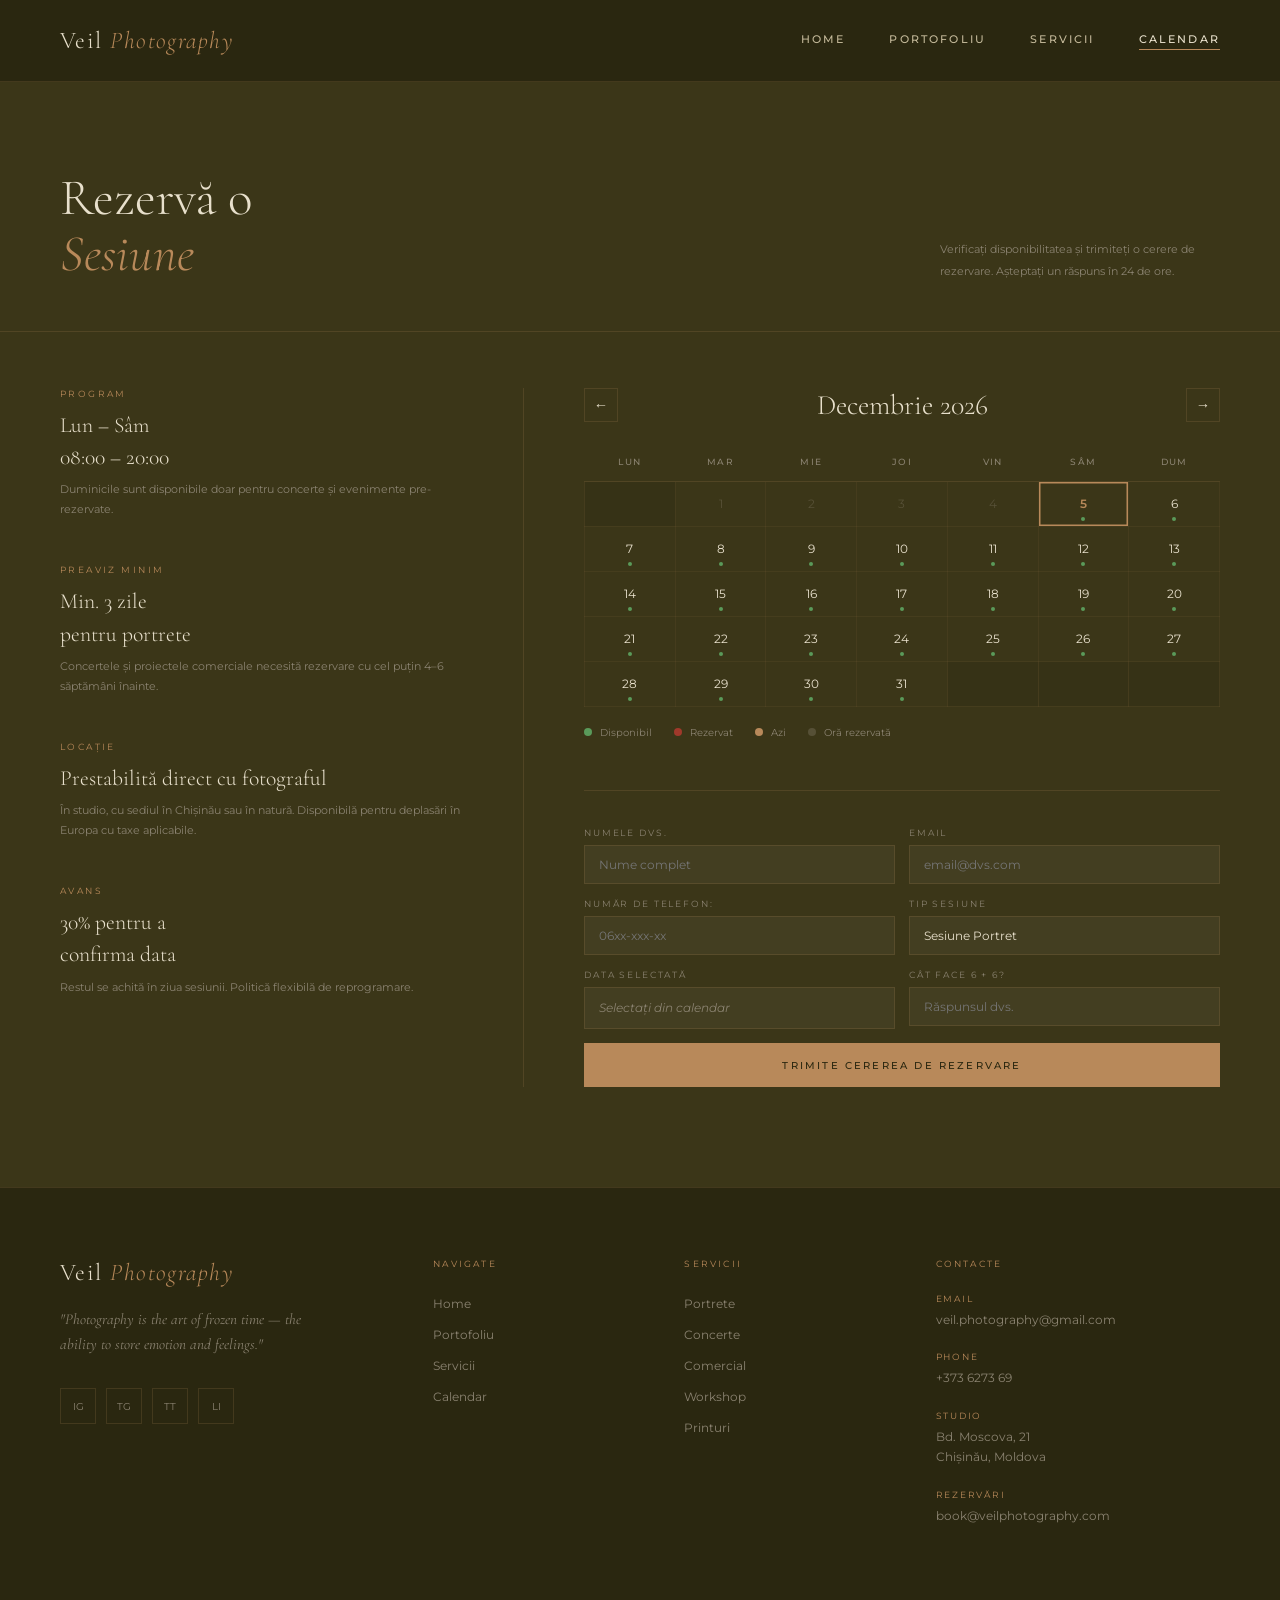
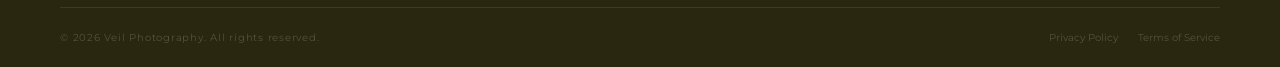
<file: Rezervari.html>
<!DOCTYPE html>
<html lang="ro">
<head>
<meta charset="UTF-8">
<meta name="viewport" content="width=device-width, initial-scale=1.0">
<title>Veil Photography</title>
<link rel="preconnect" href="https://fonts.googleapis.com">
<link href="https://fonts.googleapis.com/css2?family=Cormorant+Garamond:ital,wght@0,300;0,400;1,300;1,400&family=Montserrat:wght@300;400;500&display=swap" rel="stylesheet">
<link rel="stylesheet" href="stil.css">
<style id="cal-dynamic-css"></style>
</head>
<body>
<header>
  <a href="index.html" class="logo">Veil <em>Photography</em></a>
  <nav>
    <a href="index.html">Home</a>
    <a href="Portofoliu.html">Portofoliu</a>
    <a href="Servicii.html">Servicii</a>
    <a href="Rezervari.html">Calendar</a>
  </nav>
</header>
<main style="padding-top:98px; background:var(--bg-dark); min-height:100vh; padding-bottom:100px;">
  <div class="sectiune-antet">
    <h2 class="sectiune-titlu">Rezervă o<br><em>Sesiune</em></h2>
    <p class="sectiune-descriere">Verificați disponibilitatea și trimiteți o cerere de rezervare. Așteptați un răspuns în 24 de ore.</p>
  </div>
  <div class="orar-layout">

    <div class="orar-info">
      <div class="info-bloc">
        <p class="info-eticheta">Program</p>
        <p class="info-valoare">Lun – Sâm<br>08:00 – 20:00</p>
        <p class="info-sub">Duminicile sunt disponibile doar pentru concerte și evenimente pre-rezervate.</p>
      </div>
      <div class="info-bloc">
        <p class="info-eticheta">Preaviz Minim</p>
        <p class="info-valoare">Min. 3 zile<br>pentru portrete</p>
        <p class="info-sub">Concertele și proiectele comerciale necesită rezervare cu cel puțin 4–6 săptămâni înainte.</p>
      </div>
      <div class="info-bloc">
        <p class="info-eticheta">Locație</p>
        <p class="info-valoare">Prestabilită direct cu fotograful</p>
        <p class="info-sub">În studio, cu sediul în Chișinău sau în natură. Disponibilă pentru deplasări în Europa cu taxe aplicabile.</p>
      </div>
      <div class="info-bloc">
        <p class="info-eticheta">Avans</p>
        <p class="info-valoare">30% pentru a<br>confirma data</p>
        <p class="info-sub">Restul se achită în ziua sesiunii. Politică flexibilă de reprogramare.</p>
      </div>
    </div>

    <div class="calendar-arie">
      <div class="cal-antet">
        <button id="cal-prev" class="cal-nav-btn" aria-label="Luna anterioară">&#8592;</button>
        <span id="cal-month-label" class="cal-luna">Aprilie 2026</span>
        <button id="cal-next" class="cal-nav-btn" aria-label="Luna următoare">&#8594;</button>
      </div>

      <div id="cal-radios"></div>

      <table class="cal-table">
        <thead>
          <tr>
            <th>Lun</th><th>Mar</th><th>Mie</th>
            <th>Joi</th><th>Vin</th><th>Sâm</th><th>Dum</th>
          </tr>
        </thead>
        <tbody id="cal-body"></tbody>
      </table>

      <div class="cal-legenda">
        <div class="legenda-text"><div class="legenda-cerc" style="background:#5a9a5a"></div>Disponibil</div>
        <div class="legenda-text"><div class="legenda-cerc" style="background:#a0392b"></div>Rezervat</div>
        <div class="legenda-text"><div class="legenda-cerc" style="background:var(--auriu)"></div>Azi</div>
        <div class="legenda-text"><div class="legenda-cerc" style="background:rgba(138,130,112,0.35)"></div>Oră rezervată</div>
      </div>

      <p class="eticheta-ore" id="eticheta-ore" style="display:none">Selectați ora preferată</p>
      <div class="grila-ore" id="grila-ore"></div>

      <div class="formular-rezervare">
        <form id="formular-rezervare">
          <div class="formular-rand">
            <div class="camp-formular">
              <label for="nameInput">Numele Dvs.</label>
              <input type="text" id="nameInput" name="Nume" placeholder="Nume complet" required minlength="3">
            </div>
            <div class="camp-formular">
              <label for="emailInput">Email</label>
              <input type="email" id="emailInput" name="Email" placeholder="email@dvs.com" required>
            </div>
          </div>
          <div class="formular-rand">
            <div class="camp-formular">
              <label for="telefon">Număr de telefon:</label>
              <input type="tel" id="telefon" name="telefon" placeholder="06xx-xxx-xx" pattern="0[0-9]{8}">
            </div>
            <div class="camp-formular">
              <label for="tipSesiune">Tip Sesiune</label>
              <select id="tipSesiune" name="Serviciu">
                <option>Sesiune Portret</option>
                <option>Concerte</option>
                <option>Comercial</option>
                <option>Workshop</option>
                <option>Printuri</option>
                <option>Povești de Familie</option>
              </select>
            </div>
          </div>

          <input type="hidden" id="dateInput" name="Data">
          <input type="hidden" id="oraInput"  name="Ora">
          <input type="text" id="hp" name="hp" style="display:none" tabindex="-1" autocomplete="off">

          <div class="formular-rand">
            <div class="camp-formular">
              <label>Data Selectată</label>
              <div class="afisare-data">
                <span id="date-display-val" style="color:var(--gri-cald);font-style:italic">Selectați din calendar</span>
              </div>
            </div>
            <div class="camp-formular">
              <label id="captcha-intrebare"></label>
              <input type="number" id="captcha-raspuns" placeholder="Răspunsul dvs." required>
            </div>
          </div>

          <button type="submit" id="btn-rezerva" class="btn-book">Trimite Cererea de Rezervare</button>
        </form>

        <div id="notificare" class="notificare"></div>
      </div>
    </div>
  </div>
</main>

<footer>
  <div class="footer-main">
    <div class="footer-brand-col">
      <a href="index.html" class="logo">Veil <em>Photography</em></a>
      <p class="footer-tagline">"Photography is the art of frozen time — the ability to store emotion and feelings."</p>
      <div class="social-links">
        <a href="https://www.instagram.com/captured.by.ilina?igsh=aWZvdzh3cGI1YTNm" class="social-link">IG</a>
        <a href="#" class="social-link">TG</a>
        <a href="#" class="social-link">TT</a>
        <a href="#" class="social-link">LI</a>
      </div>
    </div>
    <div>
      <p class="footer-col-title">Navigate</p>
      <ul class="footer-links">
        <li><a href="index.html">Home</a></li>
        <li><a href="Portofoliu.html">Portofoliu</a></li>
        <li><a href="Servicii.html">Servicii</a></li>
        <li><a href="Rezervari.html">Calendar</a></li>
      </ul>
    </div>
    <div>
      <p class="footer-col-title">Servicii</p>
      <ul class="footer-links">
        <li><a href="Servicii.html">Portrete</a></li>
        <li><a href="Servicii.html">Concerte</a></li>
        <li><a href="Servicii.html">Comercial</a></li>
        <li><a href="Servicii.html">Workshop</a></li>
        <li><a href="Servicii.html">Printuri</a></li>
      </ul>
    </div>
    <div>
      <p class="footer-col-title">Contacte</p>
      <div class="contact-bloc"><small>Email</small><span>veil.photography@gmail.com</span></div>
      <div class="contact-bloc"><small>Phone</small><span>+373 6273 69</span></div>
      <div class="contact-bloc"><small>Studio</small><span>Bd. Moscova, 21<br>Chișinău, Moldova</span></div>
      <div class="contact-bloc"><small>Rezervări</small><span>book@veilphotography.com</span></div>
    </div>
  </div>
  <div class="footer-bottom">
    <p class="footer-copie">© 2026 Veil Photography. All rights reserved.</p>
    <div class="footer-legal"><a href="#">Privacy Policy</a><a href="#">Terms of Service</a></div>
  </div>
</footer>

<div id="admin-rez-overlay"></div>
<div id="admin-rez-panel">
  <p class="admin-titlu">Admin — Rezervări</p>

  <div id="admin-rez-login">
    <input id="admin-rez-parola" class="admin-input" type="password" placeholder="Parolă">
    <button class="admin-btn-principal" onclick="adminRezVerificaParola()">Intră</button>
  </div>

  <div id="admin-rez-continut" style="display:none">
    <div id="admin-rez-lista"></div>
    <button class="admin-btn-secundar" style="margin-top:16px" onclick="adminRezInchide()">Închide</button>
  </div>
</div>

<script src="navigare.js"></script>
</body></html>
</file>
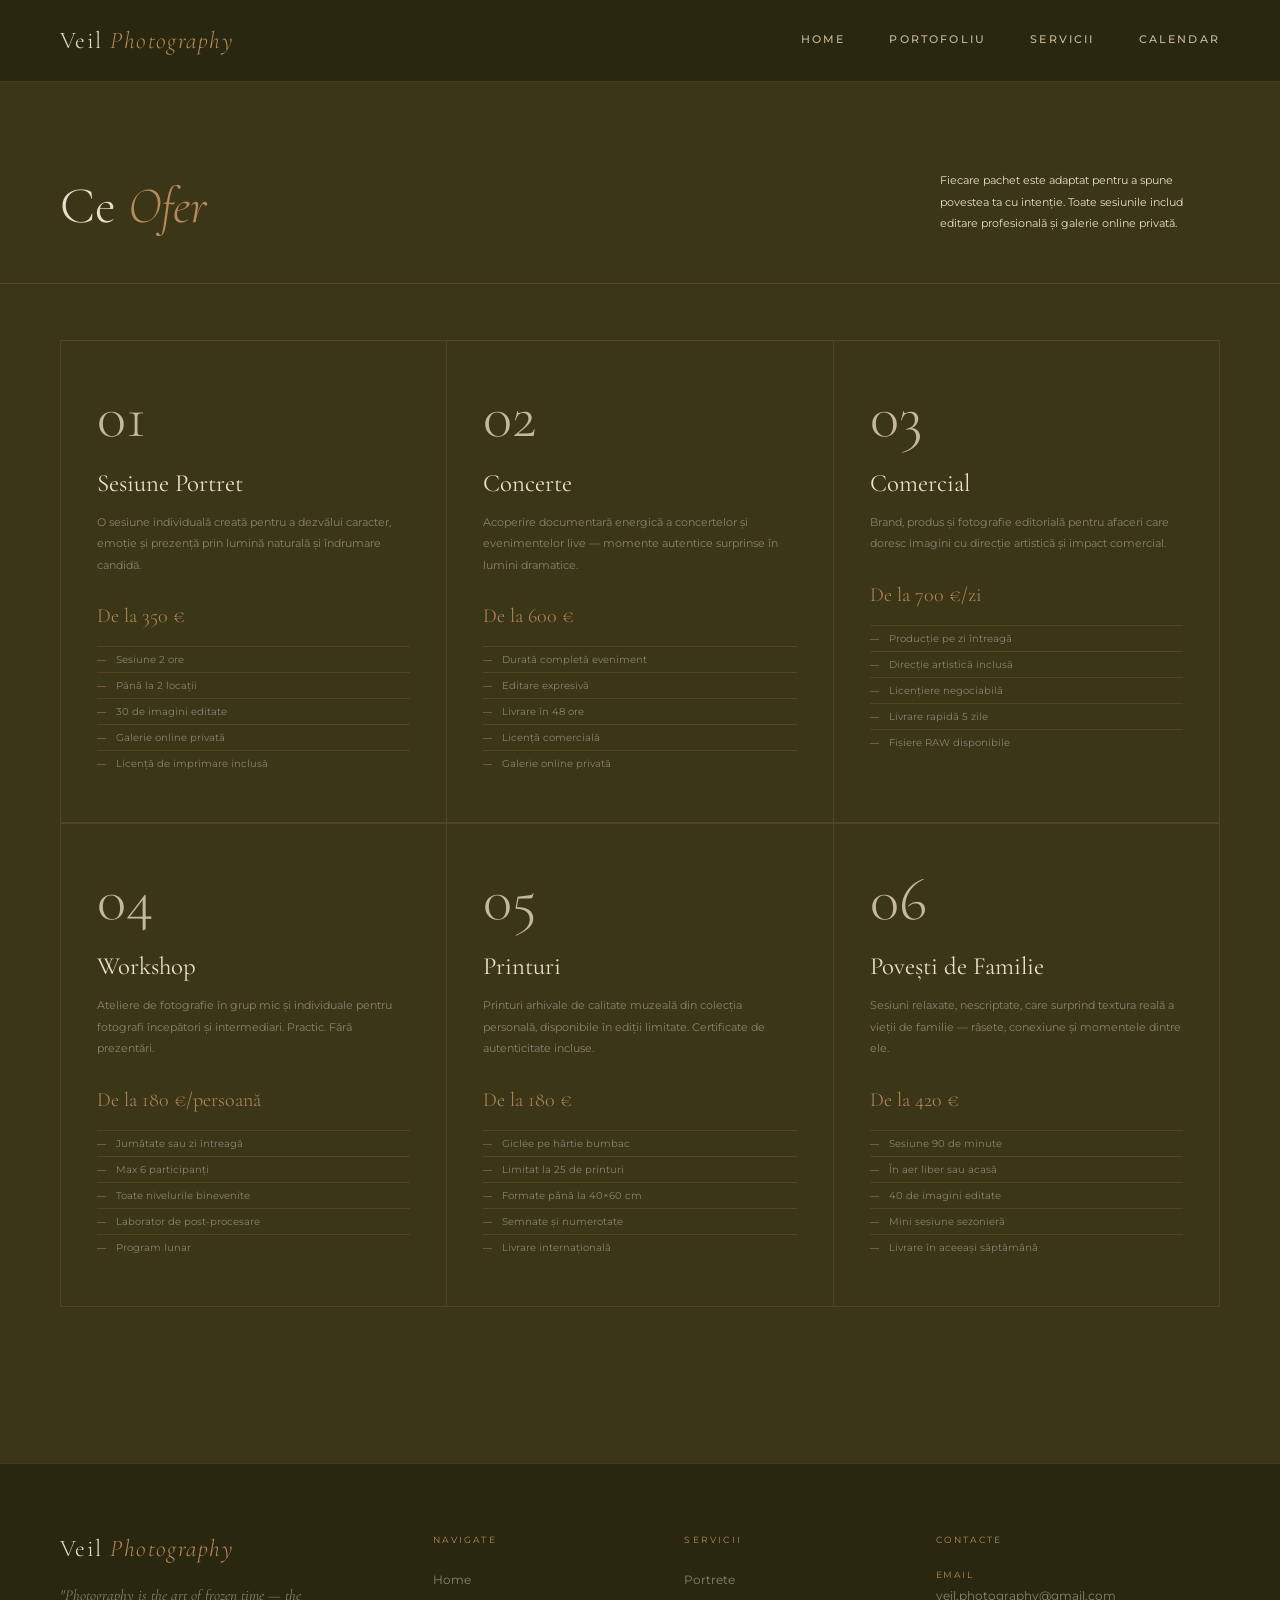
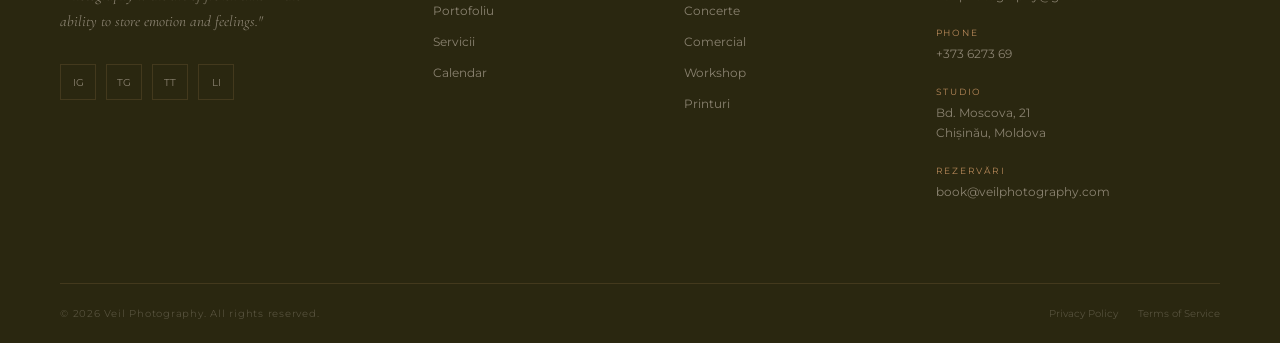
<file: Servicii.html>
<!DOCTYPE html>
<html lang="ro">
<head>
<meta charset="UTF-8">
<meta name="viewport" content="width=device-width, initial-scale=1.0">
<title>Veil Photography</title>
<link rel="preconnect" href="https://fonts.googleapis.com">
<link href="https://fonts.googleapis.com/css2?family=Cormorant+Garamond:ital,wght@0,300;0,400;1,300;1,400&family=Montserrat:wght@300;400;500&display=swap" rel="stylesheet">
<link rel="stylesheet" href="stil.css">
<style id="cal-dynamic-css"></style>
</head>
<body>
<header>
  <a href="index.html" class="logo">Veil <em>Photography</em></a>
  <nav>
    <a href="index.html">Home</a>
    <a href="Portofoliu.html">Portofoliu</a>
    <a href="Servicii.html">Servicii</a>
    <a href="Rezervari.html">Calendar</a>
  </nav>
</header>
<main style="padding-top:98px; background:var(--bg); min-height:100vh; padding-bottom:100px;">
  <div class="sectiune-antet">
    <h2 class="sectiune-titlu">Ce <em>Ofer</em></h2>
    <p class="sectiune-descriere" style="color:var(--warm-gray)">Fiecare pachet este adaptat pentru a spune povestea ta cu intenție. Toate sesiunile includ editare profesională și galerie online privată.</p>
  </div>
  <div class="grila-servicii">
    <div class="card-servicii">
      <div class="servicii-numar">01</div>
      <h3 class="servicii-nume">Sesiune Portret</h3>
      <p class="servicii-descriere">O sesiune individuală creată pentru a dezvălui caracter, emoție și prezență prin lumină naturală și îndrumare candidă.</p>
      <div class="servicii-pret">De la 350 €</div>
      <ul class="servicii-include">
        <li>Sesiune 2 ore</li><li>Până la 2 locații</li>
        <li>30 de imagini editate</li><li>Galerie online privată</li>
        <li>Licență de imprimare inclusă</li>
      </ul>
    </div>
    <div class="card-servicii">
      <div class="servicii-numar">02</div>
      <h3 class="servicii-nume">Concerte</h3>
      <p class="servicii-descriere">Acoperire documentară energică a concertelor și evenimentelor live — momente autentice surprinse în lumini dramatice.</p>
      <div class="servicii-pret">De la 600 €</div>
      <ul class="servicii-include">
        <li>Durată completă eveniment</li><li>Editare expresivă</li>
        <li>Livrare în 48 ore</li><li>Licență comercială</li>
        <li>Galerie online privată</li>
      </ul>
    </div>
    <div class="card-servicii">
      <div class="servicii-numar">03</div>
      <h3 class="servicii-nume">Comercial</h3>
      <p class="servicii-descriere">Brand, produs și fotografie editorială pentru afaceri care doresc imagini cu direcție artistică și impact comercial.</p>
      <div class="servicii-pret">De la 700 €/zi</div>
      <ul class="servicii-include">
        <li>Producție pe zi întreagă</li><li>Direcție artistică inclusă</li>
        <li>Licențiere negociabilă</li><li>Livrare rapidă 5 zile</li>
        <li>Fișiere RAW disponibile</li>
      </ul>
    </div>
    <div class="card-servicii">
      <div class="servicii-numar">04</div>
      <h3 class="servicii-nume">Workshop</h3>
      <p class="servicii-descriere">Ateliere de fotografie în grup mic și individuale pentru fotografi începători și intermediari. Practic. Fără prezentări.</p>
      <div class="servicii-pret">De la 180 €/persoană</div>
      <ul class="servicii-include">
        <li>Jumătate sau zi întreagă</li><li>Max 6 participanți</li>
        <li>Toate nivelurile binevenite</li><li>Laborator de post-procesare</li>
        <li>Program lunar</li>
      </ul>
    </div>
    <div class="card-servicii">
      <div class="servicii-numar">05</div>
      <h3 class="servicii-nume">Printuri</h3>
      <p class="servicii-descriere">Printuri arhivale de calitate muzeală din colecția personală, disponibile în ediții limitate. Certificate de autenticitate incluse.</p>
      <div class="servicii-pret">De la 180 €</div>
      <ul class="servicii-include">
        <li>Giclée pe hârtie bumbac</li><li>Limitat la 25 de printuri</li>
        <li>Formate până la 40×60 cm</li><li>Semnate și numerotate</li>
        <li>Livrare internațională</li>
      </ul>
    </div>
    <div class="card-servicii">
      <div class="servicii-numar">06</div>
      <h3 class="servicii-nume">Povești de Familie</h3>
      <p class="servicii-descriere">Sesiuni relaxate, nescriptate, care surprind textura reală a vieții de familie — râsete, conexiune și momentele dintre ele.</p>
      <div class="servicii-pret">De la 420 €</div>
      <ul class="servicii-include">
        <li>Sesiune 90 de minute</li><li>În aer liber sau acasă</li>
        <li>40 de imagini editate</li><li>Mini sesiune sezonieră</li>
        <li>Livrare în aceeași săptămână</li>
      </ul>
    </div>
  </div>
</main>
<footer>
  <div class="footer-main">
    <div class="footer-brand-col">
      <a href="index.html" class="logo">Veil <em>Photography</em></a>
      <p class="footer-tagline">"Photography is the art of frozen time — the ability to store emotion and feelings."</p>
      <div class="social-links">
        <a href="https://www.instagram.com/captured.by.ilina?igsh=aWZvdzh3cGI1YTNm" class="social-link">IG</a>
        <a href="#" class="social-link">TG</a>
        <a href="#" class="social-link">TT</a>
        <a href="#" class="social-link">LI</a>
      </div>
    </div>
    <div>
      <p class="footer-col-title">Navigate</p>
      <ul class="footer-links">
        <li><a href="index.html">Home</a></li>
        <li><a href="Portofoliu.html">Portofoliu</a></li>
        <li><a href="Servicii.html">Servicii</a></li>
        <li><a href="Rezervari.html">Calendar</a></li>
      </ul>
    </div>
    <div>
      <p class="footer-col-title">Servicii</p>
      <ul class="footer-links">
        <li><a href="Servicii.html">Portrete</a></li>
        <li><a href="Servicii.html">Concerte</a></li>
        <li><a href="Servicii.html">Comercial</a></li>
        <li><a href="Servicii.html">Workshop</a></li>
        <li><a href="Servicii.html">Printuri</a></li>
      </ul>
    </div>
    <div>
      <p class="footer-col-title">Contacte</p>
      <div class="contact-bloc"><small>Email</small><span>veil.photography@gmail.com</span></div>
      <div class="contact-bloc"><small>Phone</small><span>+373 6273 69</span></div>
      <div class="contact-bloc"><small>Studio</small><span>Bd. Moscova, 21<br>Chișinău, Moldova</span></div>
      <div class="contact-bloc"><small>Rezervări</small><span>book@veilphotography.com</span></div>
    </div>
  </div>
  <div class="footer-bottom">
    <p class="footer-copie">© 2026 Veil Photography. All rights reserved.</p>
    <div class="footer-legal"><a href="#">Privacy Policy</a><a href="#">Terms of Service</a></div>
  </div>
</footer>
</body></html>
</file>
<file: stil.css>
*, *::before, *::after { margin: 0; padding: 0; box-sizing: border-box; }

:root {
  --fundal:        #3b3618;
  --fundal-inchis: #2a2710;
  --crem:          #e8e0cc;
  --crem-slab:     #c4b99a;
  --auriu:         #b8895a;
  --auriu-deschis: #d4a96a;
  --bordura:       rgba(184,137,90,0.18);
  --gri-cald:      #8a8270;
}

html { scroll-behavior: smooth; }

body {
  font-family: 'Montserrat', sans-serif;
  background: var(--fundal);
  color: var(--crem);
  overflow-x: hidden;
}

.page {
  display: none;
  min-height: 100vh;
  padding-top: 98px;
  animation: pageIn 0.4s ease forwards;
}
#home { padding-top: 0; }

.page:target { display: block; }

#home:not(:target) { display: block; }

body:has(#portfolio:target) #home:not(:target),
body:has(#services:target)  #home:not(:target),
body:has(#schedule:target)  #home:not(:target) { display: none; }

@keyframes pageIn {
  from { opacity: 0; transform: translateY(12px); }
  to   { opacity: 1; transform: translateY(0); }
}

/* ── HEADER ── */
header {
  position: fixed; top: 0; left: 0; right: 0; z-index: 100;
  display: flex; align-items: center; justify-content: space-between;
  padding: 26px 60px;
  background: rgba(42,39,16,0.95);
  backdrop-filter: blur(14px);
  border-bottom: 1px solid var(--bordura);
}

.logo {
  font-family: 'Cormorant Garamond', serif;
  font-size: 1.5rem; font-weight: 300;
  letter-spacing: 0.06em; color: var(--crem);
  text-decoration: none;
}
.logo em { font-style: italic; color: var(--auriu); }

nav { display: flex; gap: 44px; align-items: center; }
nav a {
  font-size: 0.68rem; font-weight: 500; letter-spacing: 0.2em;
  text-transform: uppercase; color: var(--crem-slab);
  text-decoration: none; position: relative;
  padding-bottom: 4px; transition: color 0.3s;
}
nav a::after {
  content: ''; position: absolute; bottom: 0; left: 0;
  width: 0; height: 1px; background: var(--auriu);
  transition: width 0.35s ease;
}
nav a:hover { color: var(--crem); }
nav a:hover::after { width: 100%; }
nav a.activ { color: var(--crem); }
nav a.activ::after { width: 100%; }

body:not(:has(.page:target)) a[href="#home"],
body:has(#home:target)       a[href="#home"],
body:has(#portfolio:target)  a[href="#portfolio"],
body:has(#services:target)   a[href="#services"],
body:has(#schedule:target)   a[href="#schedule"] { color: var(--crem); }

body:not(:has(.page:target)) a[href="#home"]::after,
body:has(#home:target)       a[href="#home"]::after,
body:has(#portfolio:target)  a[href="#portfolio"]::after,
body:has(#services:target)   a[href="#services"]::after,
body:has(#schedule:target)   a[href="#schedule"]::after { width: 100%; }

/* ── HOME ── */
.hero-grid { display: grid; grid-template-columns: 1fr 1fr; min-height: 100vh; }
.hero-left {
  display: flex; flex-direction: column; justify-content: flex-end;
  padding: 0 60px 80px;
}
.hero-eyebrow {
  font-size: 0.6rem; letter-spacing: 0.28em; text-transform: uppercase;
  color: var(--auriu); margin-bottom: 22px; font-weight: 500;
  opacity: 0; transform: translateY(20px);
  animation: fadeUp 0.8s 0.3s forwards;
}
.hero-title {
  font-family: 'Cormorant Garamond', serif;
  font-size: clamp(3.8rem, 6.5vw, 6.5rem);
  font-weight: 300; line-height: 1.04; color: var(--crem); margin-bottom: 26px;
  opacity: 0; transform: translateY(30px);
  animation: fadeUp 0.9s 0.5s forwards;
}
.hero-title em { font-style: italic; color: var(--auriu); }
.hero-sub {
  font-size: 0.73rem; letter-spacing: 0.04em; color: var(--crem-slab);
  line-height: 1.85; max-width: 300px;
  opacity: 0; transform: translateY(20px);
  animation: fadeUp 0.8s 0.7s forwards;
}
.hero-cta {
  margin-top: 44px; display: flex; gap: 24px; align-items: center;
  opacity: 0; transform: translateY(20px);
  animation: fadeUp 0.8s 0.9s forwards;
}
.btn-primary {
  display: inline-block; padding: 15px 38px;
  background: var(--crem); color: var(--fundal-inchis);
  font-size: 0.62rem; letter-spacing: 0.22em; text-transform: uppercase;
  font-weight: 500; text-decoration: none;
  transition: background 0.3s, color 0.3s;
}
.btn-primary:hover { background: var(--auriu); color: var(--crem); }
.btn-ghost {
  font-size: 0.62rem; letter-spacing: 0.2em; text-transform: uppercase;
  color: var(--crem-slab); text-decoration: none; transition: color 0.3s;
}
.btn-ghost:hover { color: var(--auriu); }
.hero-right { position: relative; overflow: hidden; background: #1a1a10; }
.hero-img {
  width: 100%; height: 100%; object-fit: cover; display: block;
  transform: scale(1.06); animation: zoomOut 1.6s 0.2s ease forwards;
  filter: sepia(8%) contrast(1.05) brightness(0.9);
}
.hero-counter {
  position: absolute; bottom: 30px; left: 30px;
  font-family: 'Cormorant Garamond', serif; font-size: 6rem; font-weight: 300;
  color: rgba(232,224,204,0.1); line-height: 1;
  user-select: none; pointer-events: none;
}

/* ── ANTET SECTIUNE ── */
.sectiune-antet {
  padding: 72px 60px 48px;
  display: flex; align-items: flex-end; justify-content: space-between;
  border-bottom: 1px solid var(--bordura);
}
.sectiune-titlu {
  font-family: 'Cormorant Garamond', serif;
  font-size: clamp(2.6rem, 4vw, 4.8rem);
  font-weight: 300; line-height: 1.1; color: var(--crem);
}
.sectiune-titlu em { font-style: italic; color: var(--auriu); }
.sectiune-descriere { max-width: 280px; font-size: 0.71rem; line-height: 1.9; color: var(--gri-cald); }

/* ── PORTOFOLIU ── */
#portfolio { background: var(--fundal-inchis); }
.grila-portofoliu {
  display: grid; grid-template-columns: repeat(3,1fr);
  gap: 3px; padding: 3px;
}
.photo-item { position: relative; overflow: hidden; }
.photo-item:nth-child(1) { grid-column: span 2; aspect-ratio: 4/3; }
.photo-item:nth-child(2) { aspect-ratio: 2/3; }
.photo-item:nth-child(3) { aspect-ratio: 2/3; }
.photo-item:nth-child(4) { aspect-ratio: 2/3; }
.photo-item:nth-child(5) { aspect-ratio: 2/3; }
.photo-item:nth-child(6) { aspect-ratio: 2/3; }
.photo-item:nth-child(7) { grid-column: span 2; aspect-ratio: 4/3; }
.photo-item img {
  width: 100%; height: 100%; object-fit: cover; display: block;
  transition: transform 0.65s cubic-bezier(0.25,0.46,0.45,0.94);
  filter: sepia(10%) contrast(1.06) brightness(0.88);
}
.photo-item:hover img { transform: scale(1.06); filter: sepia(3%) contrast(1.03) brightness(0.97); }
.photo-label {
  position: absolute; bottom: 0; left: 0; right: 0;
  padding: 50px 22px 22px;
  background: linear-gradient(to top, rgba(42,39,16,0.9) 0%, transparent 100%);
  opacity: 0; transform: translateY(8px);
  transition: opacity 0.4s, transform 0.4s;
}
.photo-item:hover .photo-label { opacity: 1; transform: translateY(0); }
.photo-label span {
  font-family: 'Cormorant Garamond', serif; font-size: 1.2rem; font-weight: 300;
  color: var(--crem); display: block; margin-bottom: 5px;
}
.photo-label small { font-size: 0.58rem; letter-spacing: 0.2em; text-transform: uppercase; color: var(--auriu); }

/* ── SERVICII ── */
#services { background: var(--fundal); padding-bottom: 100px; }
.grila-servicii {
  display: grid; grid-template-columns: repeat(3,1fr);
  border-left: 1px solid var(--bordura); margin: 56px 60px;
}
.card-servicii {
  border-right: 1px solid var(--bordura); border-top: 1px solid var(--bordura);
  border-bottom: 1px solid var(--bordura);
  padding: 46px 36px; position: relative; overflow: hidden;
  transition: background 0.4s;
}
.card-servicii::before {
  content: ''; position: absolute; bottom: 0; left: 0;
  height: 2px; width: 0; background: var(--auriu); transition: width 0.5s ease;
}
.card-servicii:hover { background: var(--fundal-inchis); }
.card-servicii:hover::before { width: 100%; }
.servicii-numar {
  font-family: 'Cormorant Garamond', serif; font-size: 3.8rem; font-weight: 300;
  color: var(--crem-slab); line-height: 1; margin-bottom: 20px;
}
.servicii-nume {
  font-family: 'Cormorant Garamond', serif; font-size: 1.55rem;
  font-weight: 400; margin-bottom: 14px; color: var(--crem);
}
.servicii-descriere { font-size: 0.71rem; line-height: 1.9; color: var(--gri-cald); margin-bottom: 28px; }
.servicii-pret { font-family: 'Cormorant Garamond', serif; font-size: 1.25rem; color: var(--auriu); font-weight: 300; }
.servicii-include { margin-top: 18px; list-style: none; }
.servicii-include li {
  font-size: 0.64rem; color: var(--gri-cald); padding: 6px 0;
  border-top: 1px solid var(--bordura); display: flex; align-items: center; gap: 10px;
}
.servicii-include li::before { content: '—'; color: var(--auriu); font-size: 0.58rem; }

/* ── ORAR ── */
#schedule { background: var(--fundal-inchis); padding-bottom: 100px; }
.orar-layout { display: grid; grid-template-columns: 1fr 1.5fr; margin: 56px 60px 0; }
.orar-info { border-right: 1px solid var(--bordura); padding-right: 60px; }
.info-bloc { margin-bottom: 44px; }
.info-eticheta { font-size: 0.58rem; letter-spacing: 0.26em; text-transform: uppercase; color: var(--auriu); margin-bottom: 10px; }
.info-valoare { font-family: 'Cormorant Garamond', serif; font-size: 1.35rem; font-weight: 300; line-height: 1.5; }
.info-sub { font-size: 0.69rem; color: var(--gri-cald); line-height: 1.8; margin-top: 7px; }

.calendar-arie { padding-left: 60px; }
.cal-antet { display: flex; align-items: center; justify-content: space-between; margin-bottom: 24px; }
.cal-luna { font-family: 'Cormorant Garamond', serif; font-size: 1.75rem; font-weight: 300; }
.cal-nav { display: flex; gap: 10px; }

.cal-table { width: 100%; border-collapse: collapse; table-layout: fixed; }
.cal-table thead th {
  font-size: 0.56rem; letter-spacing: 0.14em; text-transform: uppercase;
  color: var(--gri-cald); text-align: center; padding: 10px 4px 14px;
  font-weight: 500; border-bottom: 1px solid var(--bordura);
}
.cal-table tbody td {
  text-align: center; vertical-align: middle; font-size: 0.73rem;
  color: var(--crem); padding: 0; height: 44px; position: relative;
  border: 1px solid rgba(184,137,90,0.08);
}
.cal-table td.zi-goala { background: rgba(0,0,0,0.08); }
.cal-table td.zi-trecuta { color: rgba(138,130,112,0.35); }

.cal-table td.zi-rezervata { color: var(--gri-cald); }
.cal-table td.zi-rezervata span { text-decoration: line-through; }
.cal-table td.zi-rezervata::after {
  content: ''; position: absolute; bottom: 5px; left: 50%; transform: translateX(-50%);
  width: 4px; height: 4px; border-radius: 50%; background: #a0392b;
}

.cal-table td.zi-selectabila { padding: 0; }
.cal-table td.zi-selectabila label {
  display: flex; align-items: center; justify-content: center;
  width: 100%; height: 44px; cursor: pointer;
  position: relative; transition: background 0.2s, color 0.2s; user-select: none;
}
.cal-table td.zi-selectabila label::after {
  content: ''; position: absolute; bottom: 5px; left: 50%; transform: translateX(-50%);
  width: 4px; height: 4px; border-radius: 50%; background: #5a9a5a; transition: opacity 0.2s;
}
.cal-table td.zi-selectabila label:hover { background: rgba(184,137,90,0.15); }
.cal-table td.zi-azi label {
  box-shadow: inset 0 0 0 1.5px var(--auriu); color: var(--auriu); font-weight: 600;
}

/* Radio ascuns */
.radio-calendar { position: absolute; opacity: 0; width: 0; height: 0; pointer-events: none; }

/* ── ORA — selectie cu taiere dupa rezervare ── */
.slot-ora {
  display: inline-flex; align-items: center; justify-content: center;
  padding: 7px 14px; margin: 4px;
  border: 1px solid var(--bordura);
  font-size: 0.65rem; letter-spacing: 0.1em;
  color: var(--crem-slab); cursor: pointer;
  transition: background 0.2s, border-color 0.2s, color 0.2s;
  user-select: none;
}
.slot-ora:hover { border-color: var(--auriu); color: var(--auriu); background: rgba(184,137,90,0.08); }
.slot-ora.selectat { background: var(--auriu); color: var(--fundal-inchis); border-color: var(--auriu); font-weight: 600; }
.slot-ora.rezervat { color: rgba(138,130,112,0.35); text-decoration: line-through; cursor: not-allowed; border-color: rgba(184,137,90,0.06); pointer-events: none; }

.grila-ore { display: flex; flex-wrap: wrap; margin: 16px 0 0; }
.eticheta-ore {
  font-size: 0.56rem; letter-spacing: 0.22em; text-transform: uppercase;
  color: var(--auriu); margin-bottom: 6px; margin-top: 24px;
}

/* ── LEGENDA ── */
.cal-legenda { display: flex; gap: 22px; margin-top: 20px; }
.legenda-text { display: flex; align-items: center; gap: 8px; font-size: 0.6rem; color: var(--gri-cald); }
.legenda-cerc { width: 8px; height: 8px; border-radius: 50%; }

/* ── FORMULAR ── */
.formular-rezervare { margin-top: 36px; padding-top: 36px; border-top: 1px solid var(--bordura); }
.formular-rand { display: grid; grid-template-columns: 1fr 1fr; gap: 14px; margin-bottom: 14px; }
.camp-formular { display: flex; flex-direction: column; gap: 7px; }
.camp-formular label {
  font-size: 0.58rem; letter-spacing: 0.2em;
  text-transform: uppercase; color: var(--gri-cald);
}
.camp-formular input, .camp-formular select {
  background: rgba(255,255,255,0.04); border: 1px solid var(--bordura);
  color: var(--crem); font-family: 'Montserrat', sans-serif; font-size: 0.76rem;
  padding: 11px 14px; outline: none; transition: border-color 0.3s; appearance: none;
}
.camp-formular input:focus, .camp-formular select:focus { border-color: var(--auriu); }
.camp-formular select option { background: var(--fundal-inchis); }
.camp-formular input:not(:placeholder-shown):invalid { border-color: rgba(160,57,43,0.6); }
.camp-formular input:not(:placeholder-shown):valid   { border-color: rgba(90,154,90,0.5); }

.afisare-data {
  background: rgba(255,255,255,0.04); border: 1px solid var(--bordura);
  color: var(--crem); font-family: 'Montserrat', sans-serif; font-size: 0.76rem;
  padding: 11px 14px; min-height: 42px; display: flex; align-items: center;
  transition: border-color 0.3s;
}

.btn-book {
  display: block; width: 100%; padding: 16px; margin-top: 6px;
  background: var(--auriu); color: var(--fundal-inchis);
  font-family: 'Montserrat', sans-serif; font-size: 0.62rem; letter-spacing: 0.22em;
  text-transform: uppercase; font-weight: 500; text-align: center;
  text-decoration: none; border: none; transition: background 0.3s; cursor: pointer;
}
.btn-book:hover { background: var(--auriu-deschis); }
.btn-book:disabled { opacity: 0.5; cursor: not-allowed; }

/* ── NOTIFICARE ── */
.notificare {
  display: none; padding: 14px 20px; margin-top: 14px;
  font-size: 0.72rem; letter-spacing: 0.06em;
  border-left: 3px solid var(--auriu);
  background: rgba(184,137,90,0.1); color: var(--crem);
}
.notificare.succes { display: block; border-color: #5a9a5a; background: rgba(90,154,90,0.1); }
.notificare.eroare { display: block; border-color: #a0392b; background: rgba(160,57,43,0.1); }

/* ── FOOTER ── */
footer { background: var(--fundal-inchis); border-top: 1px solid var(--bordura); padding: 70px 60px 0; }
.footer-main {
  display: grid; grid-template-columns: 1.6fr 1fr 1fr 1.4fr;
  gap: 48px; padding-bottom: 60px;
}
.footer-brand-col .logo { display: block; margin-bottom: 20px; }
.footer-tagline {
  font-family: 'Cormorant Garamond', serif; font-size: 0.95rem; font-style: italic;
  color: var(--gri-cald); line-height: 1.7; margin-bottom: 30px; max-width: 280px;
}
.social-links { display: flex; gap: 10px; }
.social-link {
  width: 36px; height: 36px; border: 1px solid var(--bordura);
  display: flex; align-items: center; justify-content: center;
  color: var(--gri-cald); text-decoration: none; font-size: 0.62rem;
  transition: border-color 0.3s, color 0.3s;
}
.social-link:hover { border-color: var(--auriu); color: var(--auriu); }
.footer-col-title { font-size: 0.58rem; letter-spacing: 0.24em; text-transform: uppercase; color: var(--auriu); margin-bottom: 24px; }
.footer-links { list-style: none; }
.footer-links li { margin-bottom: 12px; }
.footer-links a { font-size: 0.72rem; color: var(--gri-cald); text-decoration: none; transition: color 0.3s; }
.footer-links a:hover { color: var(--crem); }
.contact-bloc { margin-bottom: 22px; }
.contact-bloc small { display: block; font-size: 0.55rem; letter-spacing: 0.2em; text-transform: uppercase; color: var(--auriu); margin-bottom: 5px; }
.contact-bloc span { font-size: 0.73rem; color: var(--gri-cald); line-height: 1.5; }
.footer-bottom { border-top: 1px solid var(--bordura); display: flex; align-items: center; justify-content: space-between; padding: 24px 0; }
.footer-copie { font-size: 0.6rem; color: rgba(138,130,112,0.45); letter-spacing: 0.08em; }
.footer-legal { display: flex; gap: 20px; }
.footer-legal a { font-size: 0.6rem; color: rgba(138,130,112,0.45); text-decoration: none; transition: color 0.3s; }
.footer-legal a:hover { color: var(--gri-cald); }

/* ── ANIMAȚII ── */
@keyframes fadeUp  { to { opacity: 1; transform: translateY(0); } }
@keyframes zoomOut { to { transform: scale(1); } }
@keyframes pageIn  { from { opacity: 0; transform: translateY(12px); } to { opacity: 1; transform: translateY(0); } }

/* ── BUTOANE NAVIGARE CALENDAR ── */
.cal-nav-btn {
  background: none;
  border: 1px solid var(--bordura);
  color: var(--crem);
  width: 34px; height: 34px;
  display: flex; align-items: center; justify-content: center;
  font-size: 0.9rem; cursor: pointer;
  transition: border-color 0.3s, background 0.3s;
}
.cal-nav-btn:hover { border-color: var(--auriu); background: rgba(184,137,90,0.1); }

/* ── ADMIN REZERVĂRI ── */
#admin-rez-overlay {
  display: none;
  position: fixed;
  inset: 0;
  background: rgba(0,0,0,0.6);
  z-index: 9998;
}

#admin-rez-panel {
  display: none;
  position: fixed;
  top: 50%;
  left: 50%;
  transform: translate(-50%, -50%);
  background: var(--fundal-inchis);
  border: 1px solid var(--bordura);
  padding: 36px;
  z-index: 9999;
  width: 380px;
  max-height: 80vh;
  overflow-y: auto;
}

.admin-titlu {
  font-size: 0.6rem;
  letter-spacing: 0.2em;
  text-transform: uppercase;
  color: var(--auriu);
  margin-bottom: 16px;
}

.admin-input {
  width: 100%;
  background: rgba(255,255,255,0.05);
  border: 1px solid var(--bordura);
  color: var(--crem);
  padding: 10px 14px;
  font-family: 'Montserrat', sans-serif;
  font-size: 0.76rem;
  outline: none;
  margin-bottom: 8px;
  transition: border-color 0.3s;
}

.admin-input:focus  { border-color: var(--auriu); }
.admin-input.eroare { border-color: #a0392b; }

/* ── ADMIN SLOT ORE (buton deletabil) ── */
.admin-slot-ora {
  display: inline-flex;
  align-items: center;
  justify-content: center;
  padding: 8px 16px;
  margin: 4px;
  border: 1px solid var(--gri-cald);
  background: var(--fundal);
  font-size: 0.65rem;
  letter-spacing: 0.1em;
  color: #e8b8a0;
  cursor: pointer;
  transition: all 0.25s ease;
  user-select: none;
  font-weight: 500;
  border-radius: 4px;
}

.admin-slot-ora:hover {
  background: var(--fundal-inchis);
  border-color: var(--gri-cald);
  color: var(--crem);
  transform: translateY(-1px);
}

.admin-slot-ora:active {
  transform: scale(0.98);
  background: rgba(160, 57, 43, 0.3);
}

/* Delete symbol */
.admin-slot-ora .delete-x {
  margin-left: 8px;
  font-size: 1.15em;
  opacity: 0.9;
}

.admin-slot-ora:hover .delete-x {
  opacity: 1;
  color: #ff9a85;
}

.admin-btn-principal {
  width: 100%;
  background: var(--auriu);
  color: var(--fundal-inchis);
  border: none;
  padding: 12px;
  font-family: 'Montserrat', sans-serif;
  font-size: 0.62rem;
  letter-spacing: 0.2em;
  text-transform: uppercase;
  cursor: pointer;
  margin-bottom: 8px;
  transition: background 0.3s;
}

.admin-btn-principal:hover { background: var(--auriu-deschis); }

.admin-btn-secundar {
  width: 100%;
  background: none;
  color: var(--gri-cald);
  border: 1px solid var(--bordura);
  padding: 10px;
  font-family: 'Montserrat', sans-serif;
  font-size: 0.62rem;
  letter-spacing: 0.2em;
  text-transform: uppercase;
  cursor: pointer;
  transition: border-color 0.3s, color 0.3s;
}

.admin-btn-sterge {
  background: none;
  color: var(--gri-cald);
  border: 1px solid var(--bordura);
  padding: 6px 14px;
  font-family: 'Montserrat', sans-serif;
  font-size: 0.58rem;
  letter-spacing: 0.18em;
  text-transform: uppercase;
  cursor: pointer;
  transition: border-color 0.3s, color 0.3s;
}

.admin-btn-sterge:hover {
  border-color: #a0392b;
  color: #ff9a85;
}

.admin-btn-secundar:hover { border-color: var(--auriu); color: var(--auriu); }

.admin-gol {
  font-size: 0.72rem;
  color: var(--gri-cald);
  font-style: italic;
  padding: 10px 0;
}
</file>
